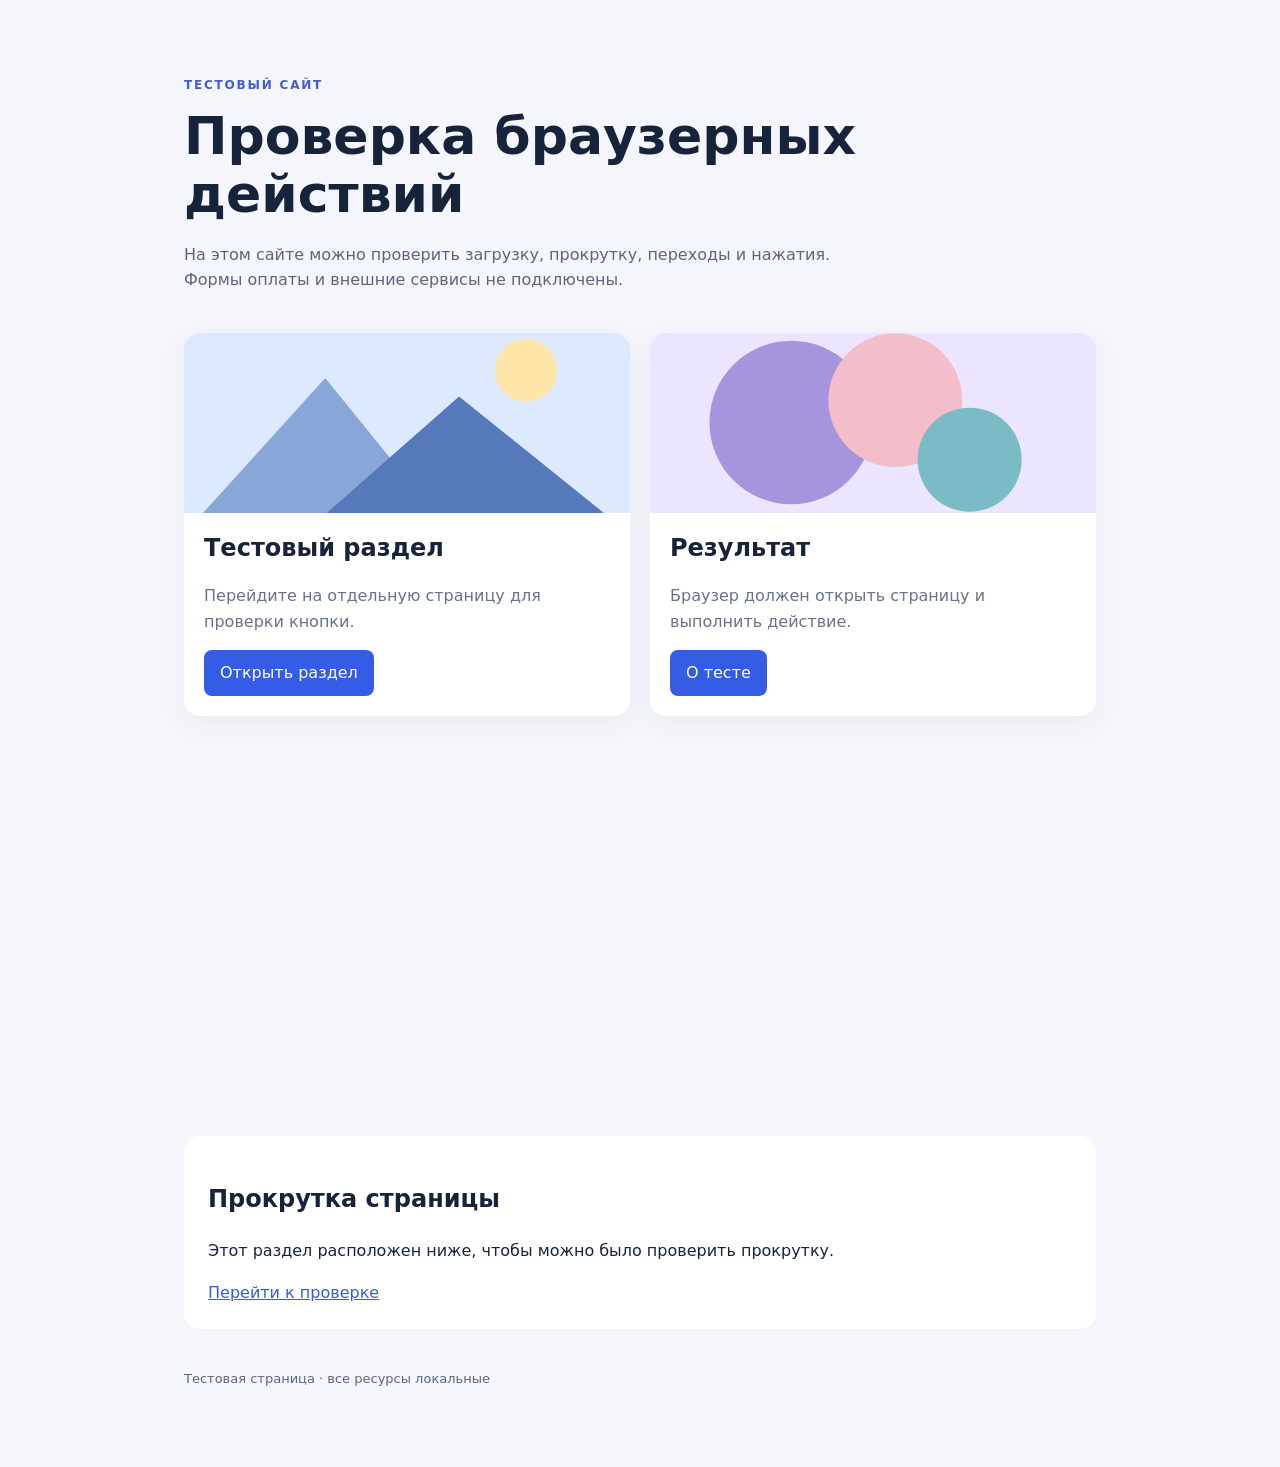
<file: index.html>
<!doctype html>
<html lang="ru">
  <head>
    <meta charset="utf-8" />
    <meta name="viewport" content="width=device-width, initial-scale=1" />
    <title>Тестовый сайт — главная</title>
    <link rel="stylesheet" href="style.css" />
    <!-- Yandex.Metrika counter -->
    <script type="text/javascript">
      (function (m, e, t, r, i, k, a) {
        m[i] =
          m[i] ||
          function () {
            (m[i].a = m[i].a || []).push(arguments);
          };
        m[i].l = 1 * new Date();
        for (var j = 0; j < document.scripts.length; j++) {
          if (document.scripts[j].src === r) {
            return;
          }
        }
        ((k = e.createElement(t)),
          (a = e.getElementsByTagName(t)[0]),
          (k.async = 1),
          (k.src = r),
          a.parentNode.insertBefore(k, a));
      })(
        window,
        document,
        "script",
        "https://mc.yandex.ru/metrika/tag.js?id=114681998",
        "ym",
      );

      ym(114681998, "init", {
        ssr: true,
        webvisor: true,
        clickmap: true,
        ecommerce: "dataLayer",
        referrer: document.referrer,
        url: location.href,
        accurateTrackBounce: true,
        trackLinks: true,
      });
    </script>
    <noscript
      ><div>
        <img
          src="https://mc.yandex.ru/watch/114681998"
          style="position: absolute; left: -9999px"
          alt=""
        /></div
    ></noscript>
    <!-- /Yandex.Metrika counter -->
  </head>
  <body>
    <main>
      <p class="label">ТЕСТОВЫЙ САЙТ</p>
      <h1>Проверка браузерных действий</h1>
      <p>
        На этом сайте можно проверить загрузку, прокрутку, переходы и нажатия.
        Формы оплаты и внешние сервисы не подключены.
      </p>
      <div class="cards">
        <article>
          <img src="image-1.svg" alt="Абстрактные горы" />
          <h2>Тестовый раздел</h2>
          <p>Перейдите на отдельную страницу для проверки кнопки.</p>
          <a class="button" href="details.html" data-test="next-page"
            >Открыть раздел</a
          >
        </article>
        <article>
          <img src="image-2.svg" alt="Абстрактные круги" />
          <h2>Результат</h2>
          <p>Браузер должен открыть страницу и выполнить действие.</p>
          <a class="button" href="about.html">О тесте</a>
        </article>
      </div>
      <section class="spacer">
        <h2>Прокрутка страницы</h2>
        <p>
          Этот раздел расположен ниже, чтобы можно было проверить прокрутку.
        </p>
        <a href="details.html" data-test="scroll-target">Перейти к проверке</a>
      </section>
      <p class="foot">Тестовая страница · все ресурсы локальные</p>
    </main>
  </body>
</html>
</file>
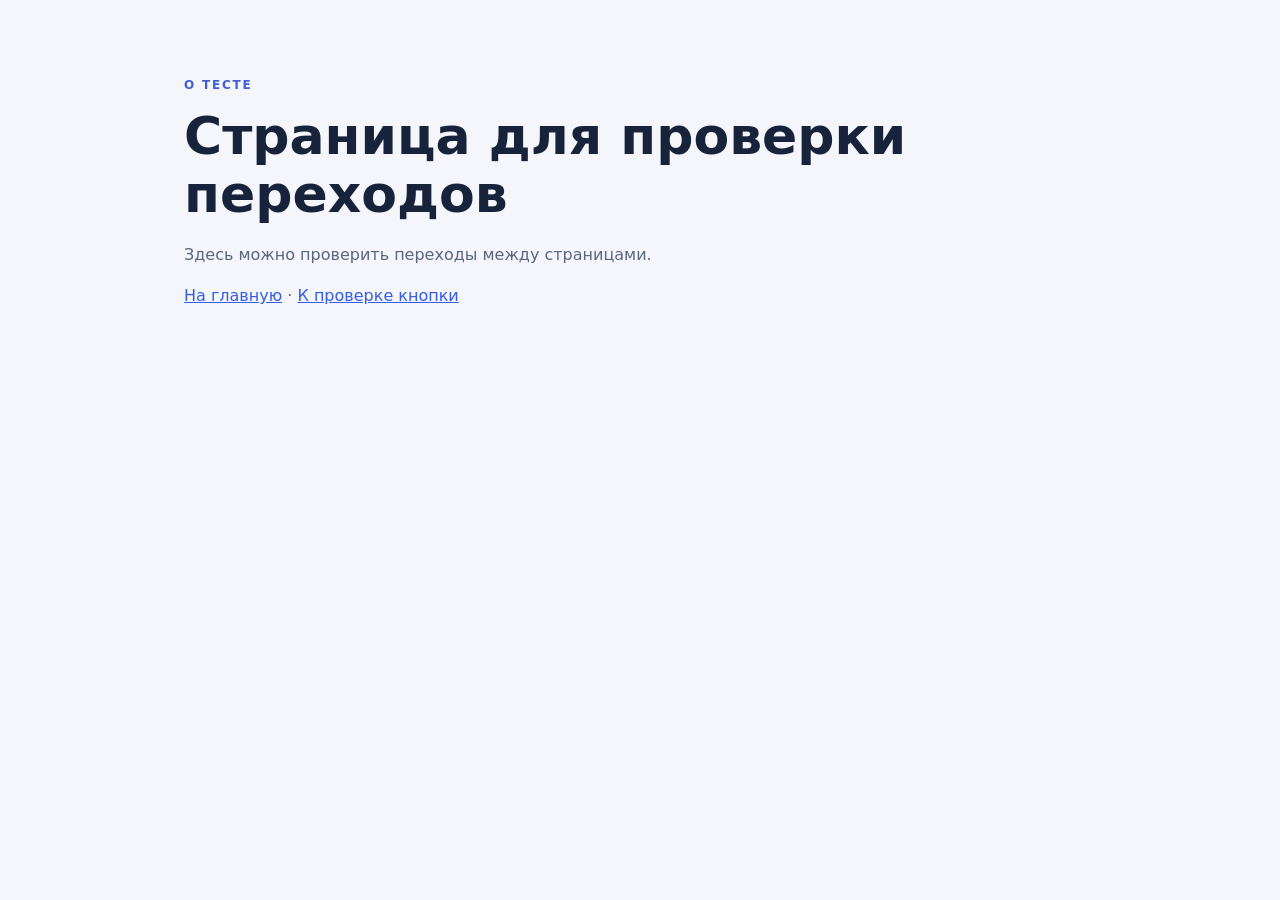
<file: about.html>
<!doctype html>
<html lang="ru"><head><meta charset="utf-8"><meta name="viewport" content="width=device-width, initial-scale=1"><title>О тесте</title><link rel="stylesheet" href="style.css">
    <!-- Yandex.Metrika counter -->
    <script type="text/javascript">
      (function (m, e, t, r, i, k, a) {
        m[i] =
          m[i] ||
          function () {
            (m[i].a = m[i].a || []).push(arguments);
          };
        m[i].l = 1 * new Date();
        for (var j = 0; j < document.scripts.length; j++) {
          if (document.scripts[j].src === r) {
            return;
          }
        }
        ((k = e.createElement(t)),
          (a = e.getElementsByTagName(t)[0]),
          (k.async = 1),
          (k.src = r),
          a.parentNode.insertBefore(k, a));
      })(
        window,
        document,
        "script",
        "https://mc.yandex.ru/metrika/tag.js?id=114681998",
        "ym",
      );

      ym(114681998, "init", {
        ssr: true,
        webvisor: true,
        clickmap: true,
        ecommerce: "dataLayer",
        referrer: document.referrer,
        url: location.href,
        accurateTrackBounce: true,
        trackLinks: true,
      });
    </script>
    <noscript
      ><div>
        <img
          src="https://mc.yandex.ru/watch/114681998"
          style="position: absolute; left: -9999px"
          alt=""
        /></div
    ></noscript>
    <!-- /Yandex.Metrika counter -->
</head>
<body><main><p class="label">О ТЕСТЕ</p><h1>Страница для проверки переходов</h1><p>Здесь можно проверить переходы между страницами.</p><p><a href="index.html">На главную</a> · <a href="details.html">К проверке кнопки</a></p></main></body></html>
</file>
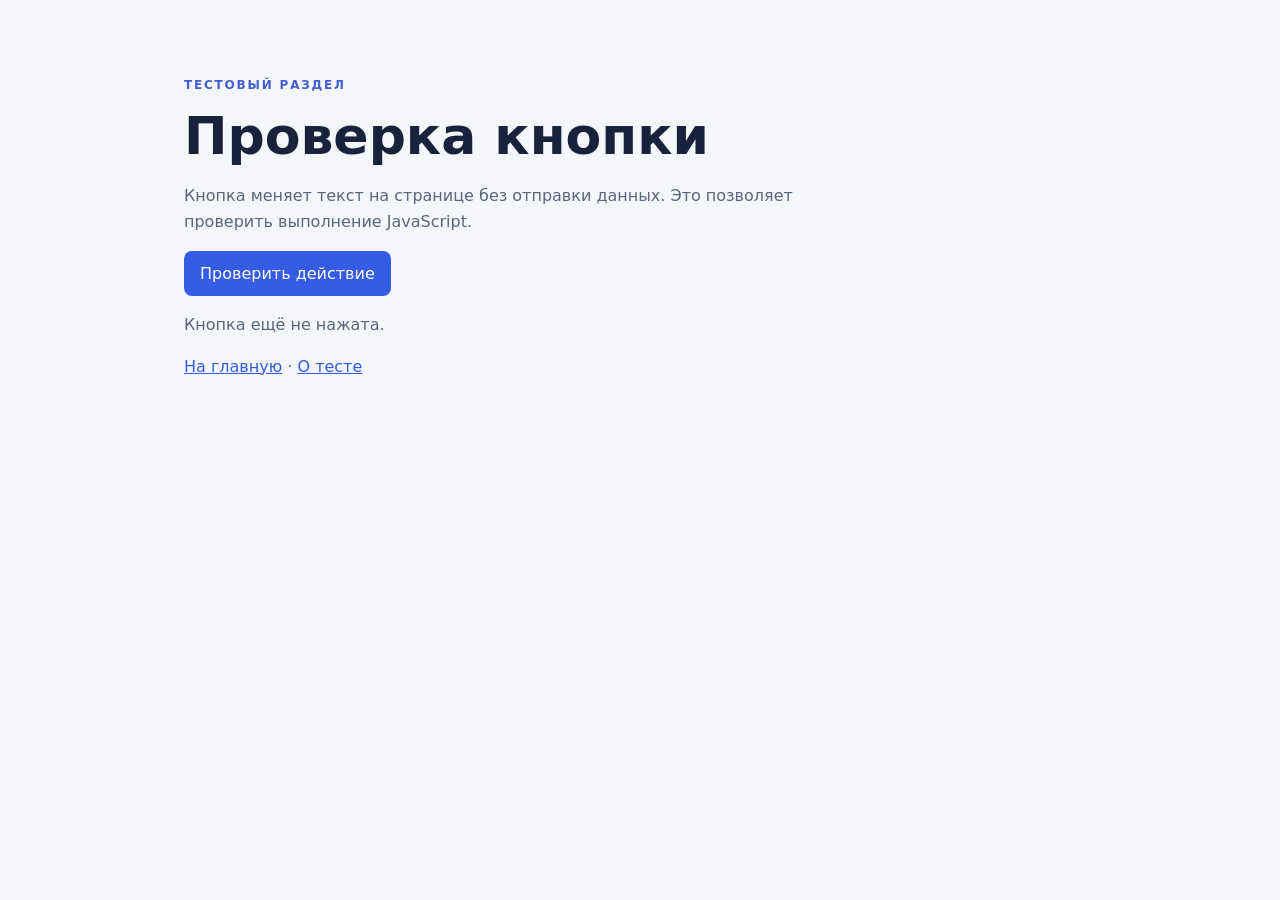
<file: details.html>
<!doctype html>
<html lang="ru">
<head><meta charset="utf-8"><meta name="viewport" content="width=device-width, initial-scale=1"><title>Тестовый сайт — раздел</title><link rel="stylesheet" href="style.css">
    <!-- Yandex.Metrika counter -->
    <script type="text/javascript">
      (function (m, e, t, r, i, k, a) {
        m[i] =
          m[i] ||
          function () {
            (m[i].a = m[i].a || []).push(arguments);
          };
        m[i].l = 1 * new Date();
        for (var j = 0; j < document.scripts.length; j++) {
          if (document.scripts[j].src === r) {
            return;
          }
        }
        ((k = e.createElement(t)),
          (a = e.getElementsByTagName(t)[0]),
          (k.async = 1),
          (k.src = r),
          a.parentNode.insertBefore(k, a));
      })(
        window,
        document,
        "script",
        "https://mc.yandex.ru/metrika/tag.js?id=114681998",
        "ym",
      );

      ym(114681998, "init", {
        ssr: true,
        webvisor: true,
        clickmap: true,
        ecommerce: "dataLayer",
        referrer: document.referrer,
        url: location.href,
        accurateTrackBounce: true,
        trackLinks: true,
      });
    </script>
    <noscript
      ><div>
        <img
          src="https://mc.yandex.ru/watch/114681998"
          style="position: absolute; left: -9999px"
          alt=""
        /></div
    ></noscript>
    <!-- /Yandex.Metrika counter -->
</head>
<body><main>
  <p class="label">ТЕСТОВЫЙ РАЗДЕЛ</p><h1>Проверка кнопки</h1>
  <p>Кнопка меняет текст на странице без отправки данных. Это позволяет проверить выполнение JavaScript.</p>
  <button type="button" data-test="action-button">Проверить действие</button>
  <p data-test="action-result" role="status">Кнопка ещё не нажата.</p>
  <p><a href="index.html">На главную</a> · <a href="about.html">О тесте</a></p>
  <script src="test.js"></script>
</main></body></html>
</file>
<file: style.css>
*{box-sizing:border-box}body{margin:0;background:#f4f6fb;color:#17233a;font:16px/1.6 system-ui,sans-serif}main{max-width:960px;margin:0 auto;padding:64px 24px}.label{color:#435ed1;font-size:12px;font-weight:700;letter-spacing:.15em}h1{font-size:clamp(32px,5vw,52px);line-height:1.12;margin:12px 0 18px}main>p{max-width:680px;color:#59667e}.cards{display:grid;grid-template-columns:repeat(auto-fit,minmax(240px,1fr));gap:20px;margin-top:40px}article{background:white;border-radius:16px;overflow:hidden;box-shadow:0 8px 28px #2433550d}article img{display:block;width:100%;height:180px;object-fit:cover}article h2,article p{margin:16px 20px}article p{color:#66738a}.foot{margin-top:40px;font-size:13px}
.button,button{display:inline-block;margin:0 20px 20px;padding:10px 16px;border:0;border-radius:8px;background:#345ce4;color:#fff;font:inherit;text-decoration:none;cursor:pointer}main>button{margin:0}.spacer{margin-top:420px;padding:24px;background:white;border-radius:16px}a{color:#345ce4}.button{color:white}
</file>
